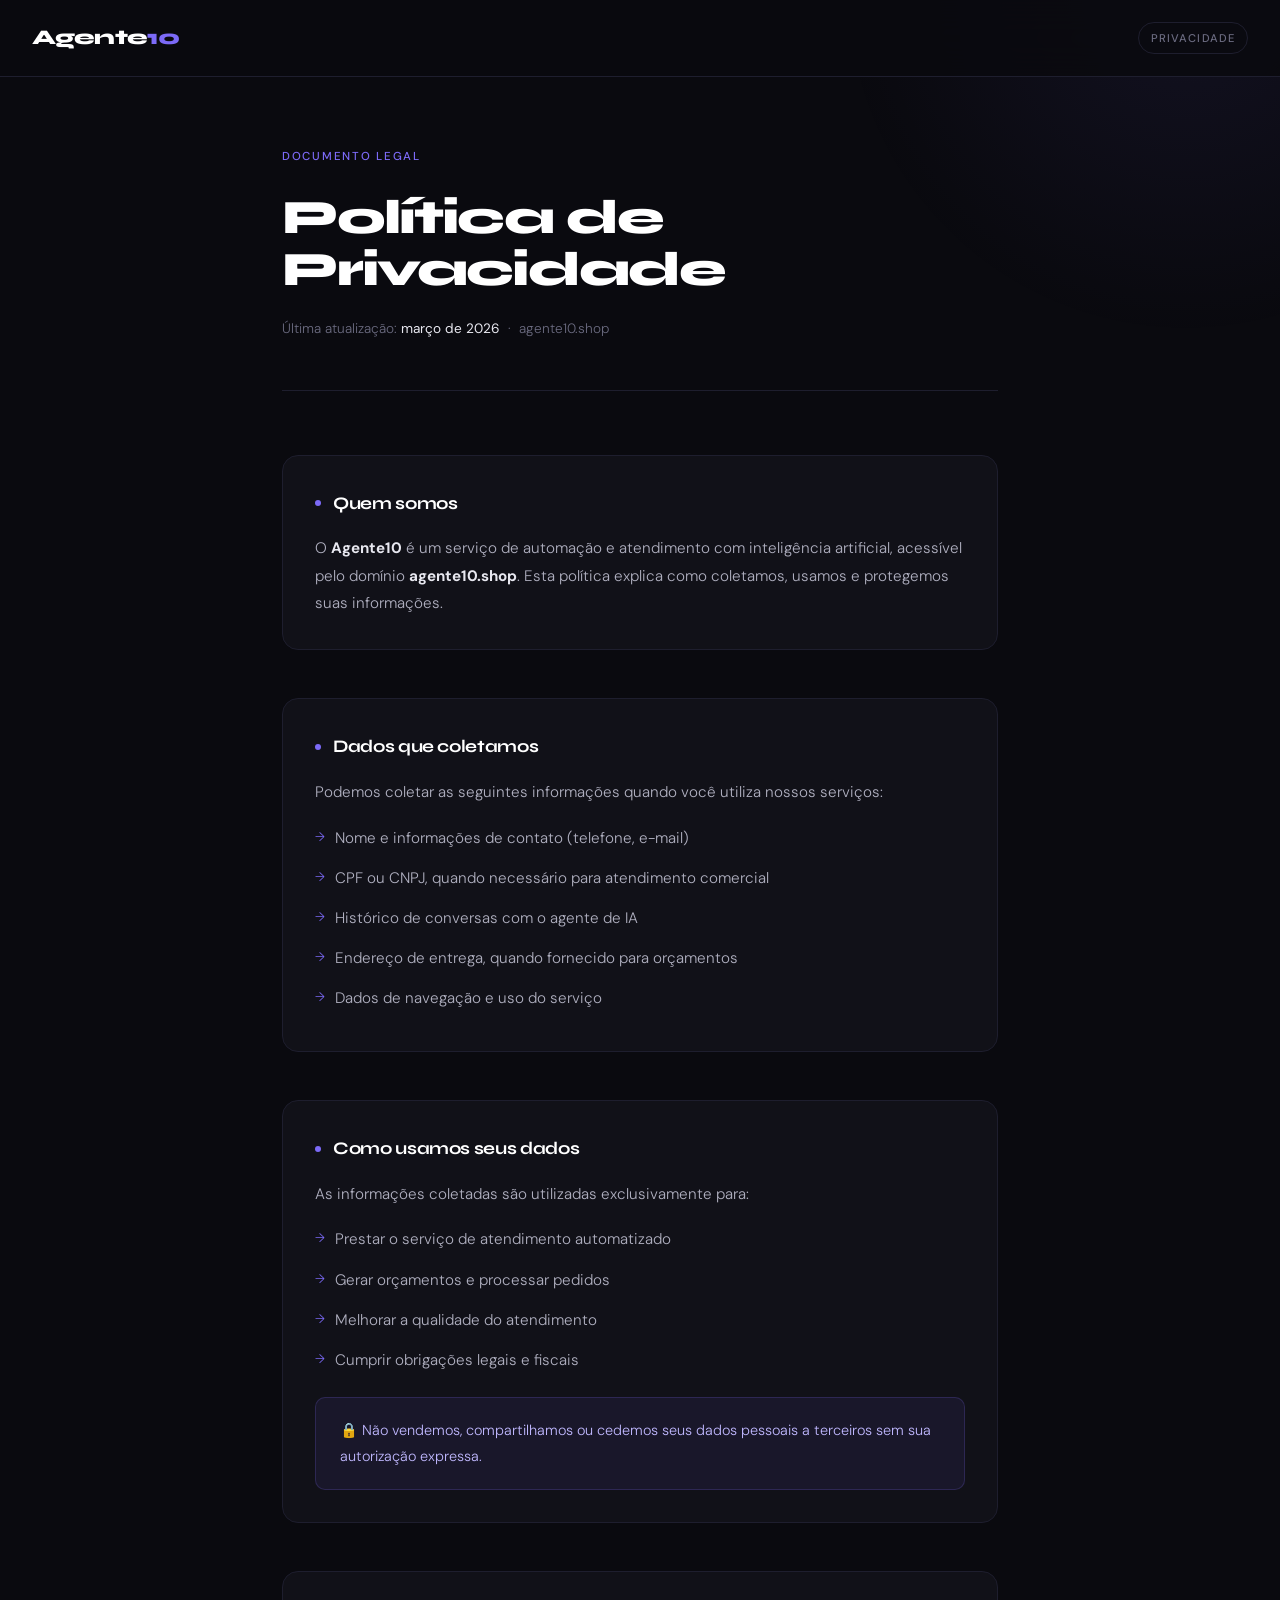
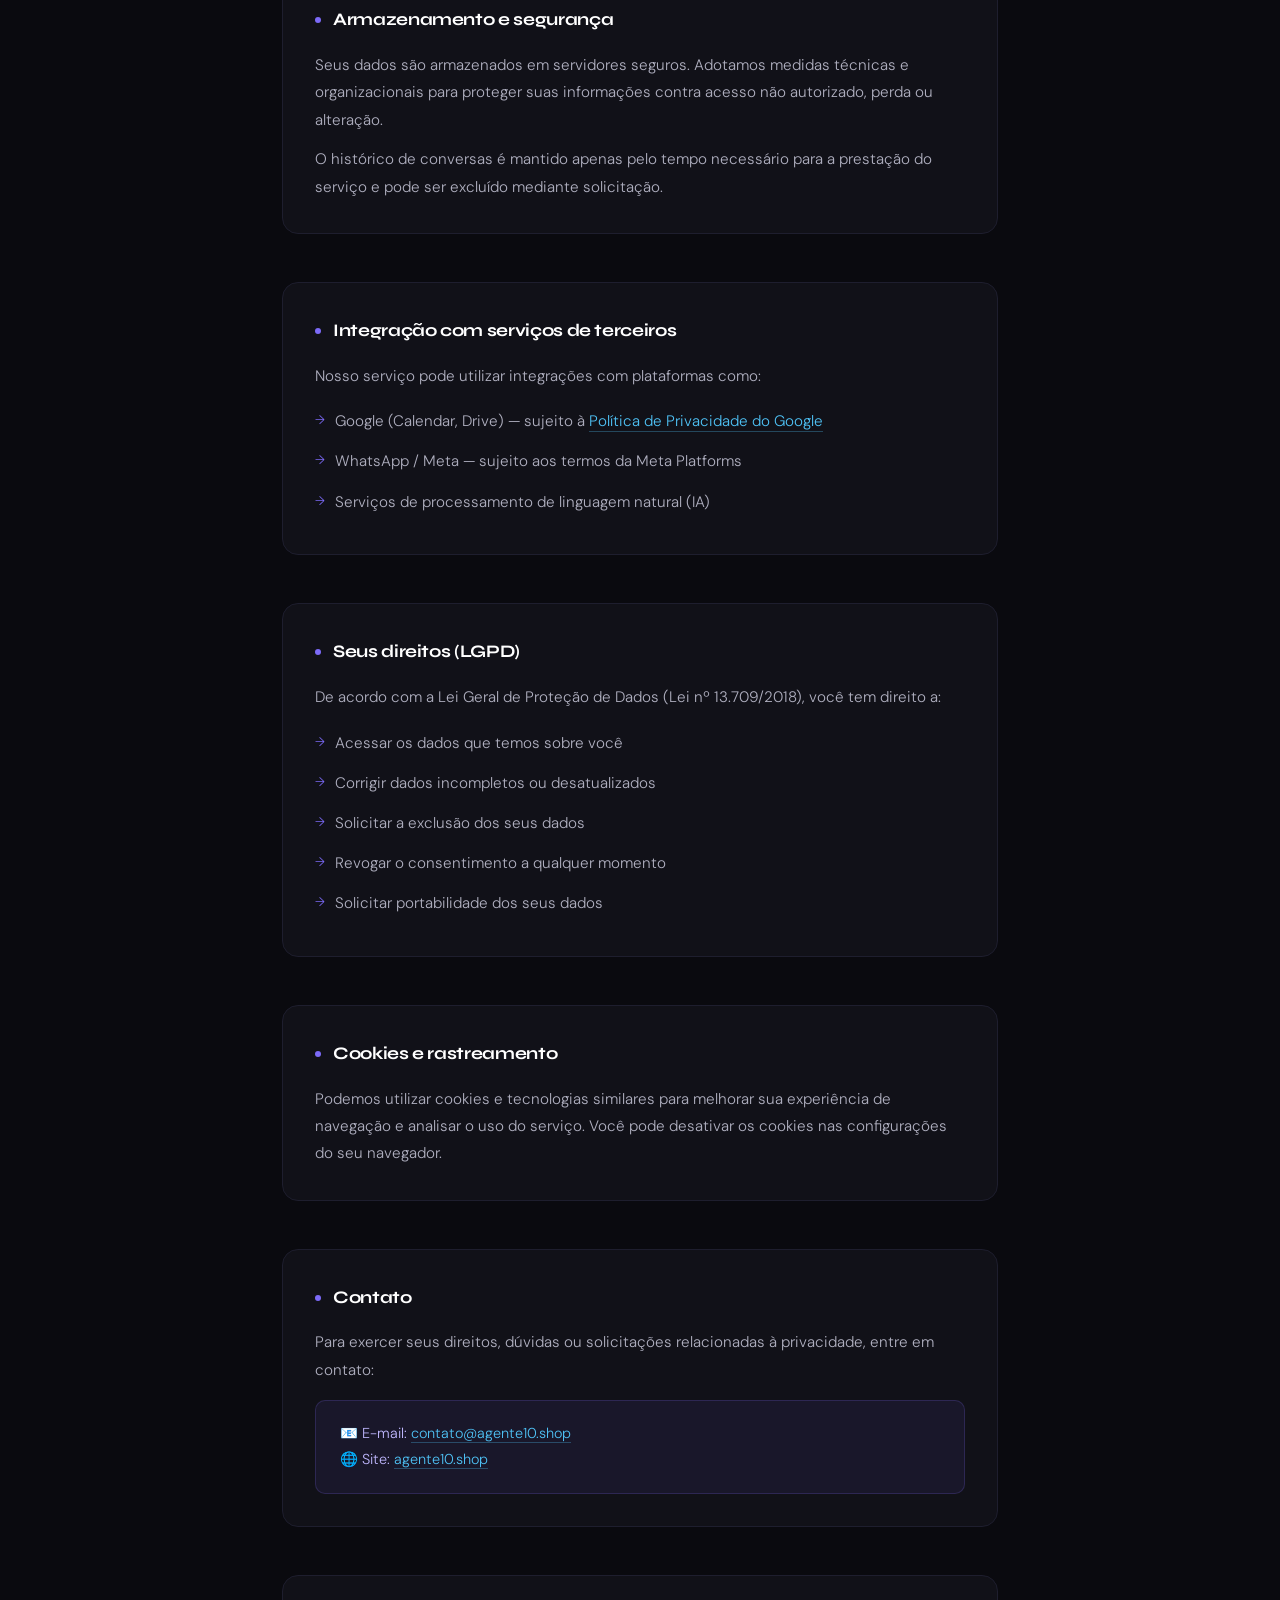
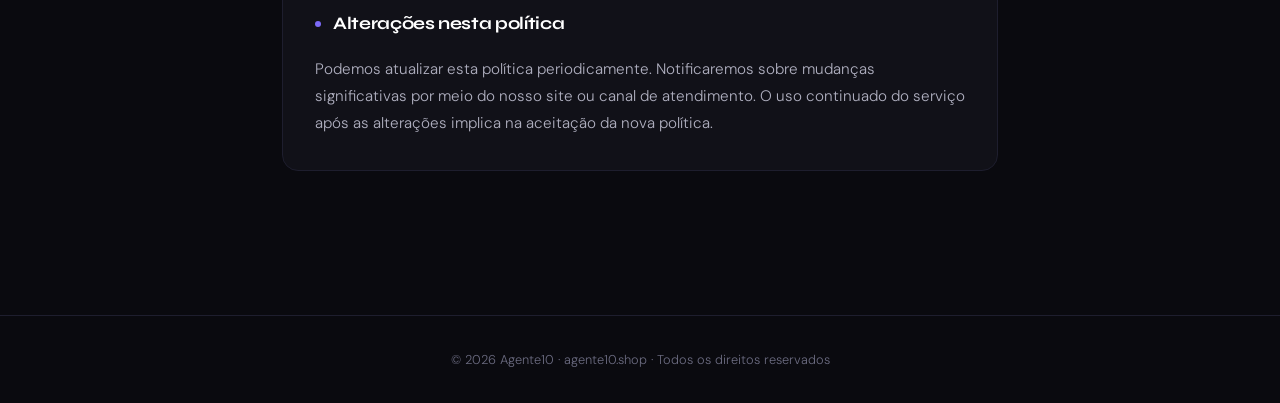
<file: politica-de-privacidade.html>
<!DOCTYPE html>
<html lang="pt-BR">
<head>
  <meta charset="UTF-8" />
  <meta name="viewport" content="width=device-width, initial-scale=1.0"/>
  <title>Política de Privacidade — Agente10</title>
  <link href="https://fonts.googleapis.com/css2?family=Syne:wght@400;600;700;800&family=DM+Sans:ital,wght@0,300;0,400;0,500;1,300&display=swap" rel="stylesheet"/>
  <style>
    *, *::before, *::after { box-sizing: border-box; margin: 0; padding: 0; }

    :root {
      --bg: #0a0a0f;
      --surface: #111118;
      --border: #1e1e2e;
      --accent: #7c6af7;
      --accent2: #4fc3f7;
      --text: #e8e8f0;
      --muted: #6b6b80;
      --white: #ffffff;
    }

    html { scroll-behavior: smooth; }

    body {
      background: var(--bg);
      color: var(--text);
      font-family: 'DM Sans', sans-serif;
      font-weight: 300;
      line-height: 1.8;
      min-height: 100vh;
    }

    /* Background decoration */
    body::before {
      content: '';
      position: fixed;
      top: -40%;
      right: -20%;
      width: 700px;
      height: 700px;
      background: radial-gradient(circle, rgba(124,106,247,0.08) 0%, transparent 70%);
      pointer-events: none;
      z-index: 0;
    }

    header {
      position: sticky;
      top: 0;
      z-index: 100;
      background: rgba(10,10,15,0.85);
      backdrop-filter: blur(20px);
      border-bottom: 1px solid var(--border);
      padding: 1.2rem 2rem;
      display: flex;
      align-items: center;
      gap: 0.75rem;
    }

    .logo {
      font-family: 'Syne', sans-serif;
      font-weight: 800;
      font-size: 1.3rem;
      color: var(--white);
      letter-spacing: -0.03em;
    }

    .logo span {
      color: var(--accent);
    }

    .badge {
      margin-left: auto;
      font-size: 0.7rem;
      font-weight: 500;
      letter-spacing: 0.1em;
      text-transform: uppercase;
      color: var(--muted);
      border: 1px solid var(--border);
      padding: 0.3rem 0.75rem;
      border-radius: 100px;
    }

    main {
      position: relative;
      z-index: 1;
      max-width: 780px;
      margin: 0 auto;
      padding: 4rem 2rem 6rem;
    }

    .hero {
      margin-bottom: 4rem;
      padding-bottom: 3rem;
      border-bottom: 1px solid var(--border);
    }

    .hero-tag {
      display: inline-block;
      font-size: 0.72rem;
      font-weight: 500;
      letter-spacing: 0.15em;
      text-transform: uppercase;
      color: var(--accent);
      margin-bottom: 1.5rem;
    }

    h1 {
      font-family: 'Syne', sans-serif;
      font-weight: 800;
      font-size: clamp(2rem, 5vw, 3rem);
      line-height: 1.1;
      letter-spacing: -0.04em;
      color: var(--white);
      margin-bottom: 1.25rem;
    }

    .hero-meta {
      font-size: 0.85rem;
      color: var(--muted);
    }

    .hero-meta strong {
      color: var(--text);
      font-weight: 400;
    }

    section {
      margin-bottom: 3rem;
      padding: 2rem;
      background: var(--surface);
      border: 1px solid var(--border);
      border-radius: 16px;
      transition: border-color 0.3s;
    }

    section:hover {
      border-color: rgba(124,106,247,0.3);
    }

    h2 {
      font-family: 'Syne', sans-serif;
      font-weight: 700;
      font-size: 1.1rem;
      color: var(--white);
      letter-spacing: -0.02em;
      margin-bottom: 1rem;
      display: flex;
      align-items: center;
      gap: 0.75rem;
    }

    h2::before {
      content: '';
      display: inline-block;
      width: 6px;
      height: 6px;
      background: var(--accent);
      border-radius: 50%;
      flex-shrink: 0;
    }

    p {
      font-size: 0.95rem;
      color: #b0b0c0;
      margin-bottom: 0.75rem;
    }

    p:last-child { margin-bottom: 0; }

    ul {
      list-style: none;
      margin-top: 0.75rem;
    }

    ul li {
      font-size: 0.95rem;
      color: #b0b0c0;
      padding: 0.4rem 0;
      padding-left: 1.25rem;
      position: relative;
    }

    ul li::before {
      content: '→';
      position: absolute;
      left: 0;
      color: var(--accent);
      font-size: 0.8rem;
    }

    .highlight {
      background: rgba(124,106,247,0.08);
      border: 1px solid rgba(124,106,247,0.2);
      border-radius: 10px;
      padding: 1.25rem 1.5rem;
      margin-top: 1rem;
    }

    .highlight p {
      font-size: 0.9rem;
      color: #c0b8ff;
      margin: 0;
    }

    a {
      color: var(--accent2);
      text-decoration: none;
      border-bottom: 1px solid rgba(79,195,247,0.3);
      transition: border-color 0.2s;
    }

    a:hover { border-color: var(--accent2); }

    footer {
      position: relative;
      z-index: 1;
      text-align: center;
      padding: 2rem;
      border-top: 1px solid var(--border);
      font-size: 0.8rem;
      color: var(--muted);
    }

    @media (max-width: 600px) {
      main { padding: 2rem 1rem 4rem; }
      section { padding: 1.5rem; }
      header { padding: 1rem; }
    }
  </style>
</head>
<body>

  <header>
    <div class="logo">Agente<span>10</span></div>
    <div class="badge">Privacidade</div>
  </header>

  <main>
    <div class="hero">
      <span class="hero-tag">Documento Legal</span>
      <h1>Política de Privacidade</h1>
      <p class="hero-meta">
        Última atualização: <strong>março de 2026</strong> &nbsp;·&nbsp; agente10.shop
      </p>
    </div>

    <section>
      <h2>Quem somos</h2>
      <p>
        O <strong style="color:#e8e8f0">Agente10</strong> é um serviço de automação e atendimento com inteligência artificial, acessível pelo domínio <strong style="color:#e8e8f0">agente10.shop</strong>.
        Esta política explica como coletamos, usamos e protegemos suas informações.
      </p>
    </section>

    <section>
      <h2>Dados que coletamos</h2>
      <p>Podemos coletar as seguintes informações quando você utiliza nossos serviços:</p>
      <ul>
        <li>Nome e informações de contato (telefone, e-mail)</li>
        <li>CPF ou CNPJ, quando necessário para atendimento comercial</li>
        <li>Histórico de conversas com o agente de IA</li>
        <li>Endereço de entrega, quando fornecido para orçamentos</li>
        <li>Dados de navegação e uso do serviço</li>
      </ul>
    </section>

    <section>
      <h2>Como usamos seus dados</h2>
      <p>As informações coletadas são utilizadas exclusivamente para:</p>
      <ul>
        <li>Prestar o serviço de atendimento automatizado</li>
        <li>Gerar orçamentos e processar pedidos</li>
        <li>Melhorar a qualidade do atendimento</li>
        <li>Cumprir obrigações legais e fiscais</li>
      </ul>
      <div class="highlight">
        <p>🔒 Não vendemos, compartilhamos ou cedemos seus dados pessoais a terceiros sem sua autorização expressa.</p>
      </div>
    </section>

    <section>
      <h2>Armazenamento e segurança</h2>
      <p>
        Seus dados são armazenados em servidores seguros. Adotamos medidas técnicas e organizacionais para proteger suas informações contra acesso não autorizado, perda ou alteração.
      </p>
      <p>
        O histórico de conversas é mantido apenas pelo tempo necessário para a prestação do serviço e pode ser excluído mediante solicitação.
      </p>
    </section>

    <section>
      <h2>Integração com serviços de terceiros</h2>
      <p>Nosso serviço pode utilizar integrações com plataformas como:</p>
      <ul>
        <li>Google (Calendar, Drive) — sujeito à <a href="https://policies.google.com/privacy" target="_blank">Política de Privacidade do Google</a></li>
        <li>WhatsApp / Meta — sujeito aos termos da Meta Platforms</li>
        <li>Serviços de processamento de linguagem natural (IA)</li>
      </ul>
    </section>

    <section>
      <h2>Seus direitos (LGPD)</h2>
      <p>De acordo com a Lei Geral de Proteção de Dados (Lei nº 13.709/2018), você tem direito a:</p>
      <ul>
        <li>Acessar os dados que temos sobre você</li>
        <li>Corrigir dados incompletos ou desatualizados</li>
        <li>Solicitar a exclusão dos seus dados</li>
        <li>Revogar o consentimento a qualquer momento</li>
        <li>Solicitar portabilidade dos seus dados</li>
      </ul>
    </section>

    <section>
      <h2>Cookies e rastreamento</h2>
      <p>
        Podemos utilizar cookies e tecnologias similares para melhorar sua experiência de navegação e analisar o uso do serviço. Você pode desativar os cookies nas configurações do seu navegador.
      </p>
    </section>

    <section>
      <h2>Contato</h2>
      <p>
        Para exercer seus direitos, dúvidas ou solicitações relacionadas à privacidade, entre em contato:
      </p>
      <div class="highlight">
        <p>📧 E-mail: <a href="mailto:contato@agente10.shop">contato@agente10.shop</a><br/>
        🌐 Site: <a href="https://agente10.shop" target="_blank">agente10.shop</a></p>
      </div>
    </section>

    <section>
      <h2>Alterações nesta política</h2>
      <p>
        Podemos atualizar esta política periodicamente. Notificaremos sobre mudanças significativas por meio do nosso site ou canal de atendimento. O uso continuado do serviço após as alterações implica na aceitação da nova política.
      </p>
    </section>

  </main>

  <footer>
    © 2026 Agente10 · agente10.shop · Todos os direitos reservados
  </footer>

</body>
</html>
</file>
